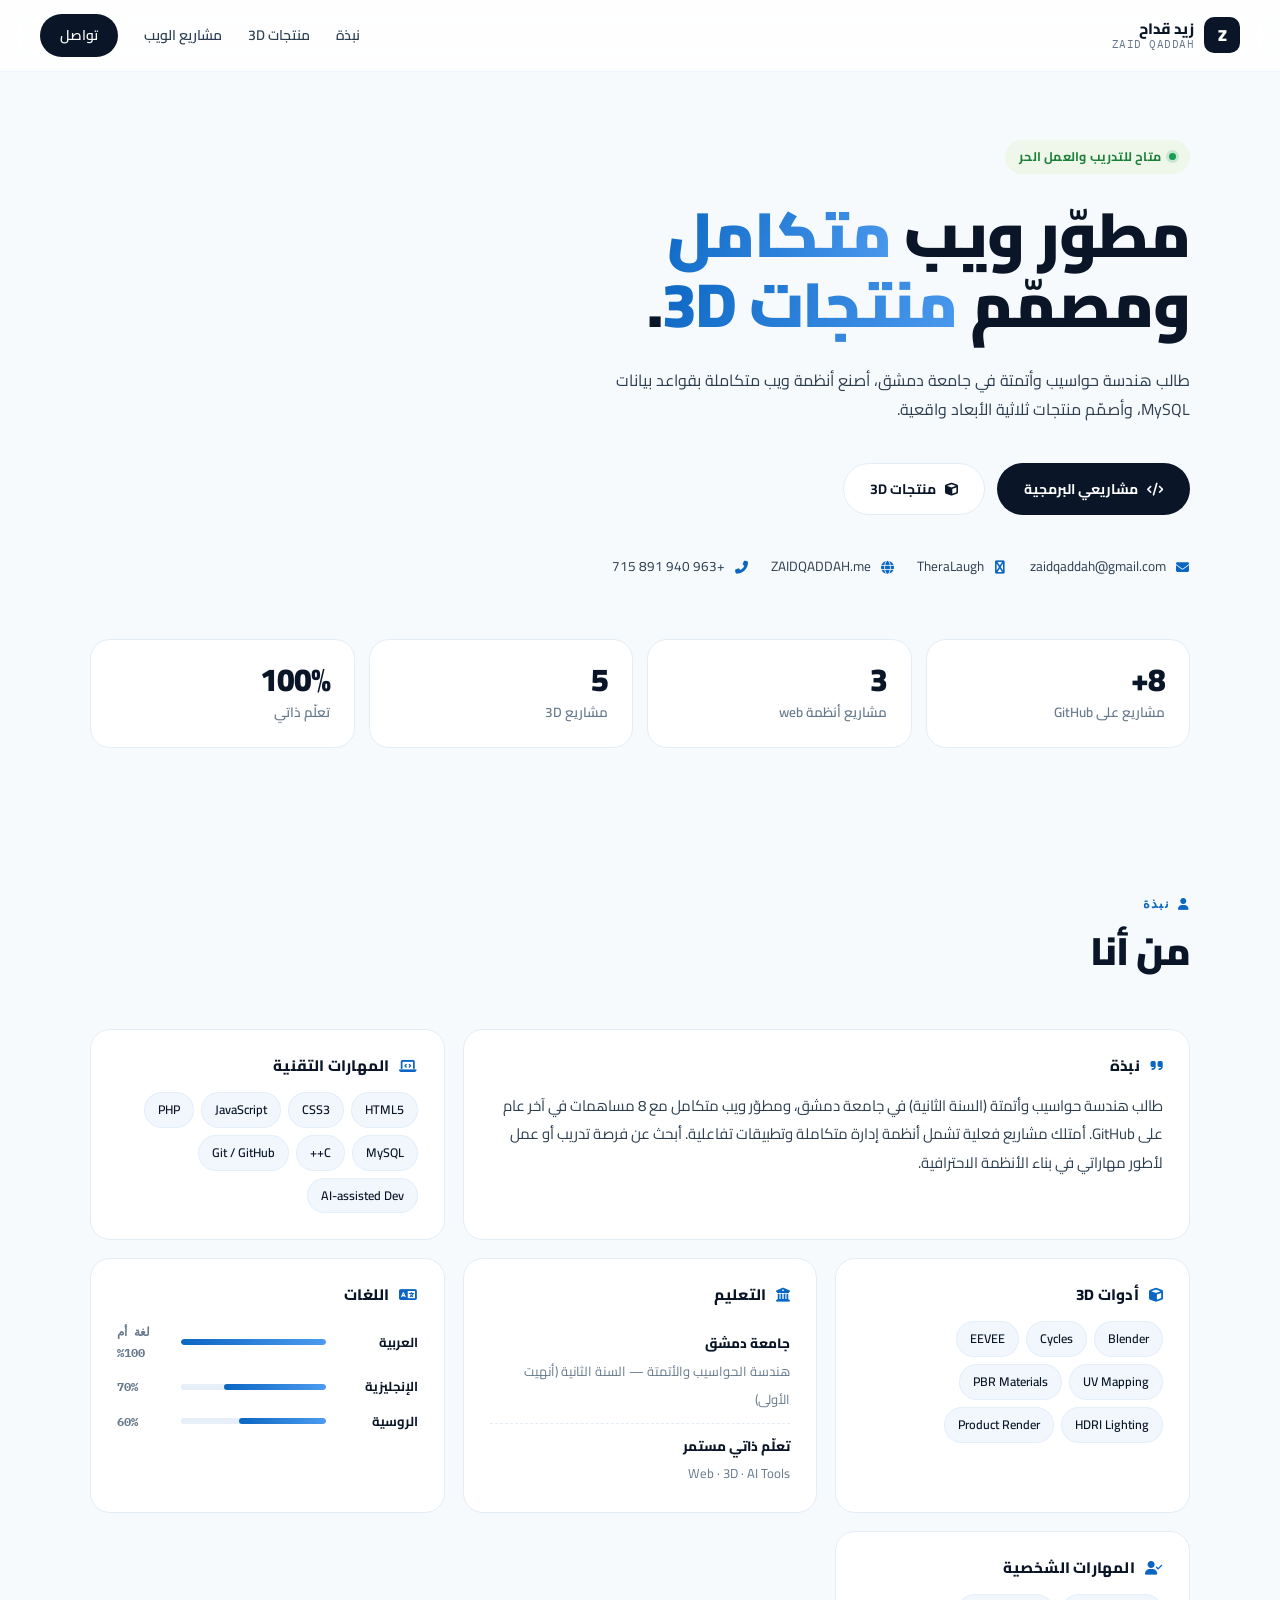
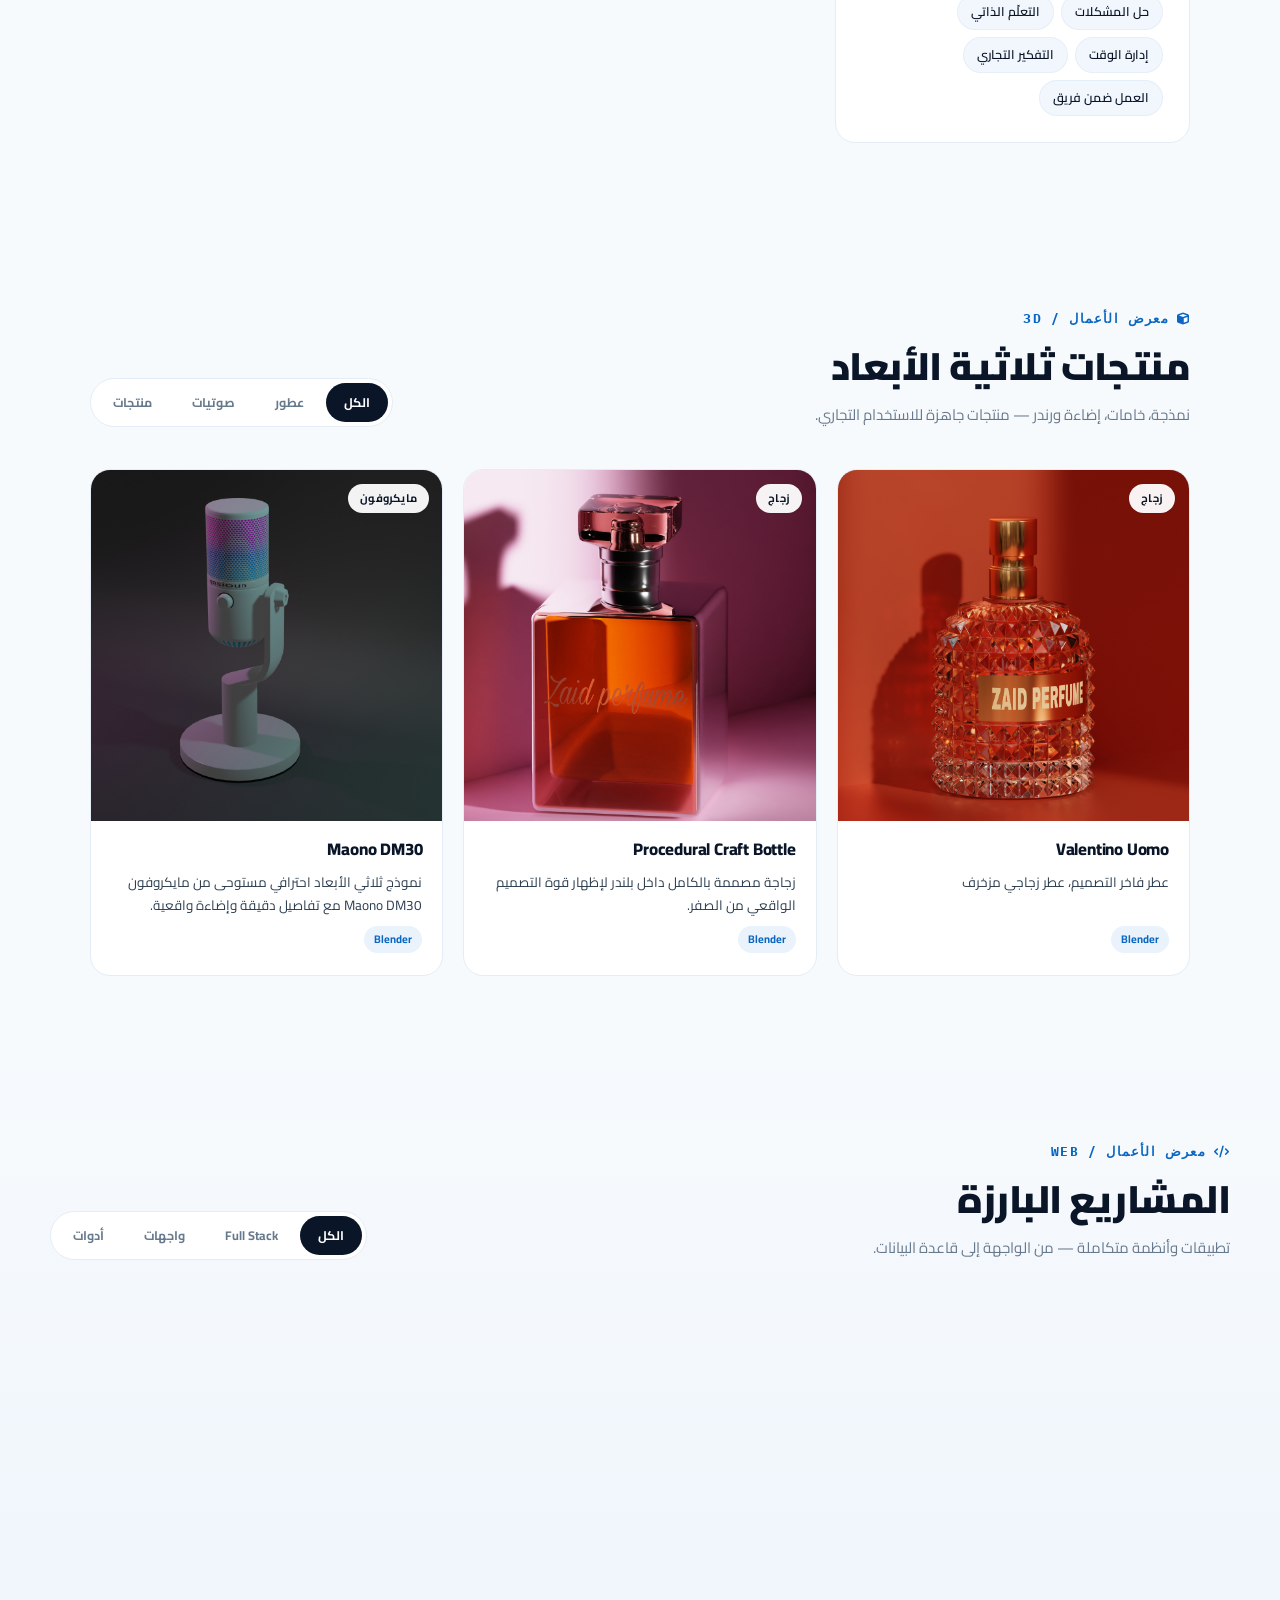
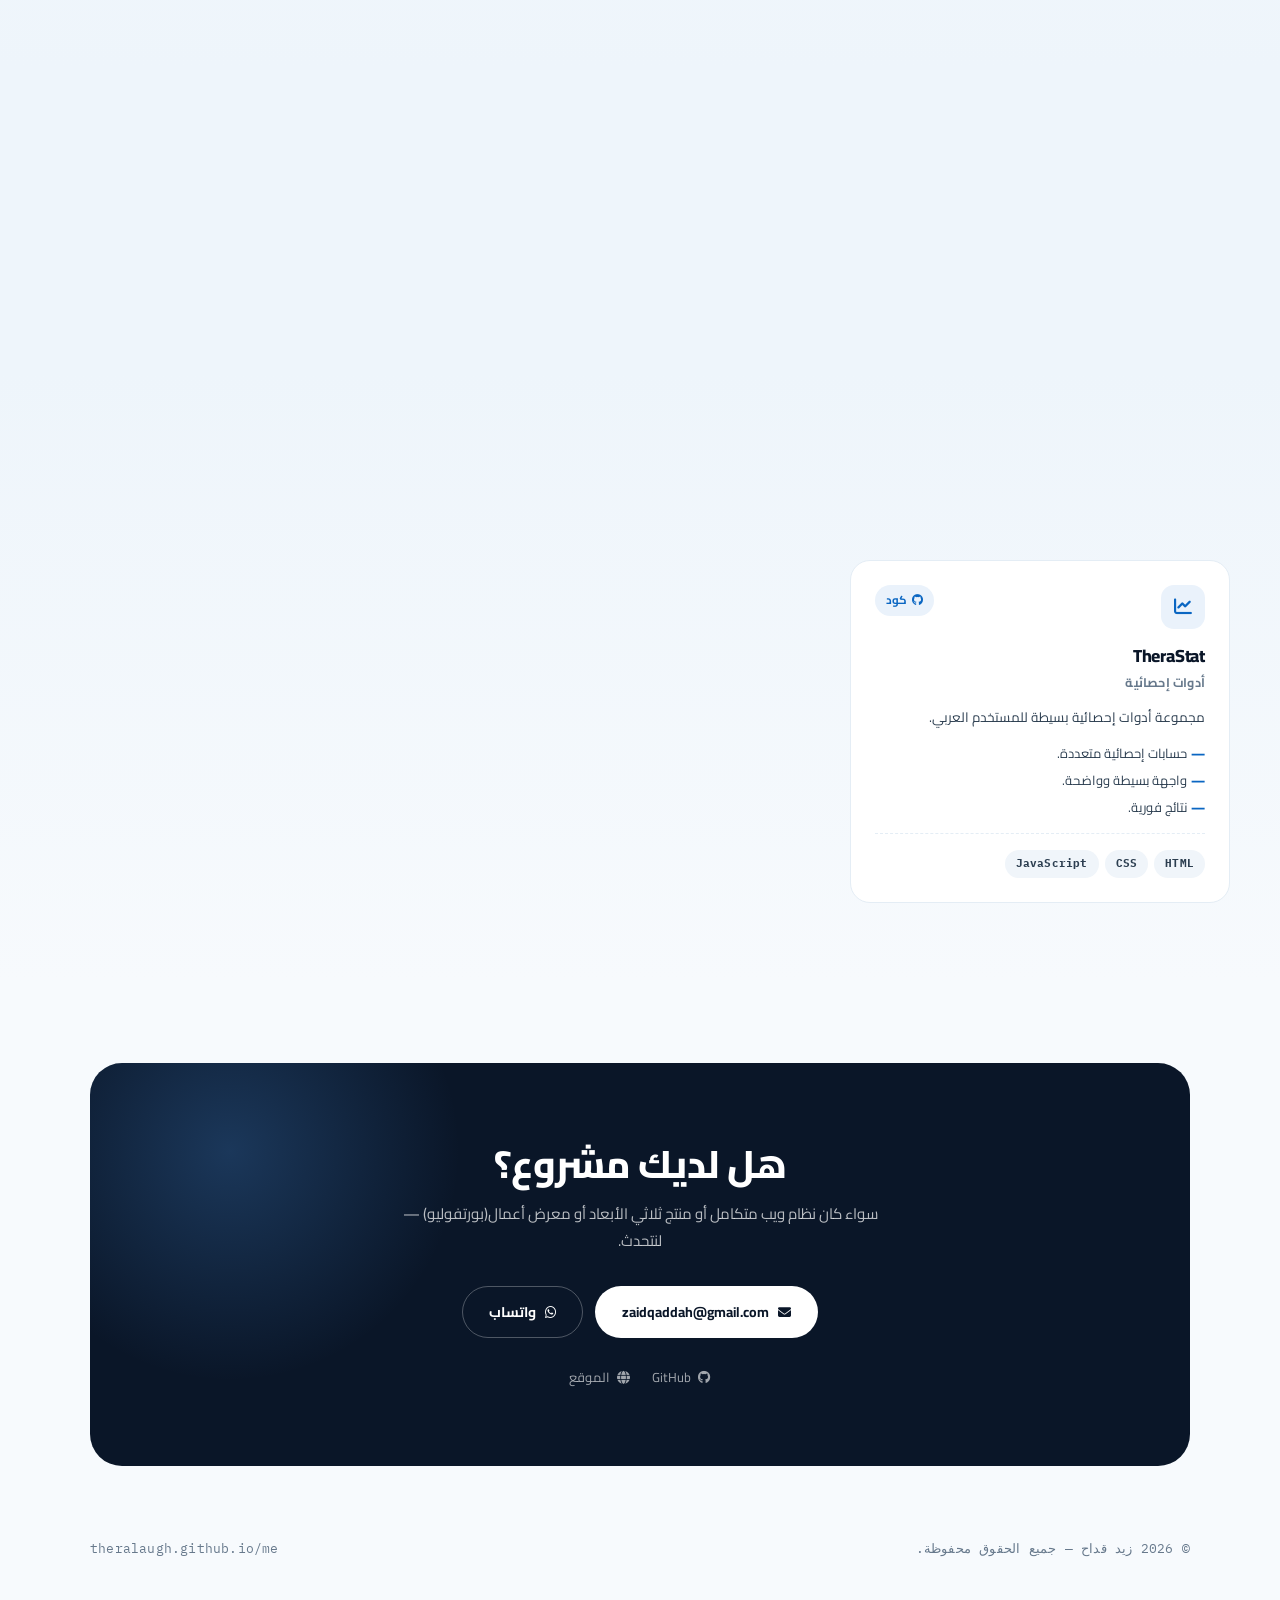
<file: index.html>
<!DOCTYPE html>
<html dir="rtl" lang="ar">
<head>
<meta charset="UTF-8" />
<meta name="viewport" content="width=device-width, initial-scale=1.0" />
<title>Bortfoliio</title>
<meta name="description" content="" />
<meta name="robots" content="index, follow" />
<meta property="og:type" content="website" />
<meta property="og:title" content="" />
<meta property="og:description" content="" />
<link rel="preconnect" href="https://fonts.googleapis.com" />
<link rel="preconnect" href="https://fonts.gstatic.com" crossorigin />
<link href="https://fonts.googleapis.com/css2?family=Cairo:wght@300;400;600;700;900&family=IBM+Plex+Mono:wght@400;500;700&display=swap" rel="stylesheet" />
<link rel="stylesheet" href="https://cdnjs.cloudflare.com/ajax/libs/font-awesome/6.4.2/css/all.min.css" />
<link rel="stylesheet" href="css/style.css" />
</head>
<body>

<header class="nav" id="siteNav">
  <a href="#top" class="nav-brand">
    <span class="nav-mark" id="brandInitial">·</span>
    <span class="nav-name" id="brandName"></span>
  </a>
  <nav class="nav-links" id="navLinks"></nav>
  <button class="nav-toggle" id="navToggle" aria-label="القائمة"><i class="fas fa-bars"></i></button>
</header>

<main id="page"></main>

<footer class="footer">
  <span>© <span id="year"></span> <span id="footerName"></span> — جميع الحقوق محفوظة.</span>
  <span class="footer-meta"><span id="footerRepo"></span></span>
</footer>

<div class="modal" id="modal" aria-hidden="true">
  <div class="modal-backdrop" data-close></div>
  <div class="modal-content" role="dialog" aria-modal="true">
    <button class="modal-close" data-close aria-label="إغلاق"><i class="fas fa-times"></i></button>
    <div class="modal-body" id="modalBody"></div>
  </div>
</div>

<script src="js/data.js"></script>
<script src="js/main.js"></script>
</body>
</html>
</file>
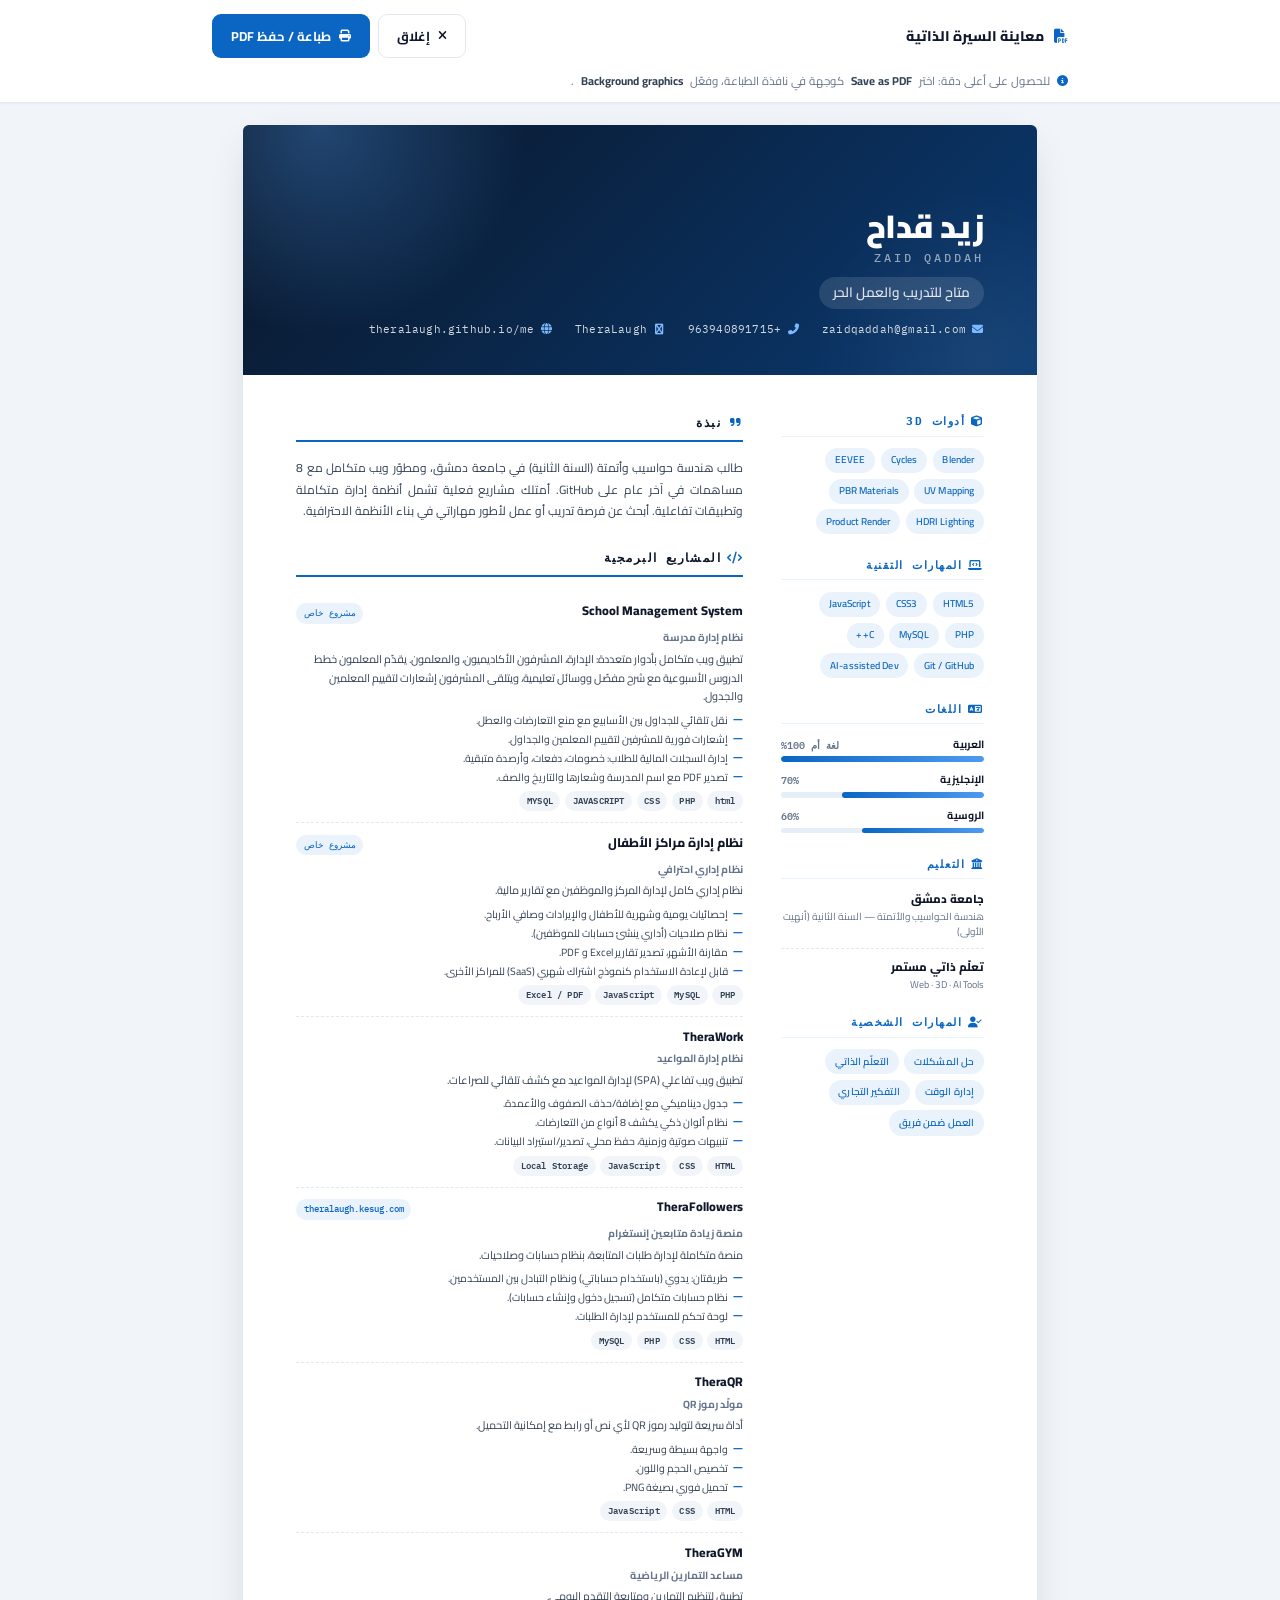
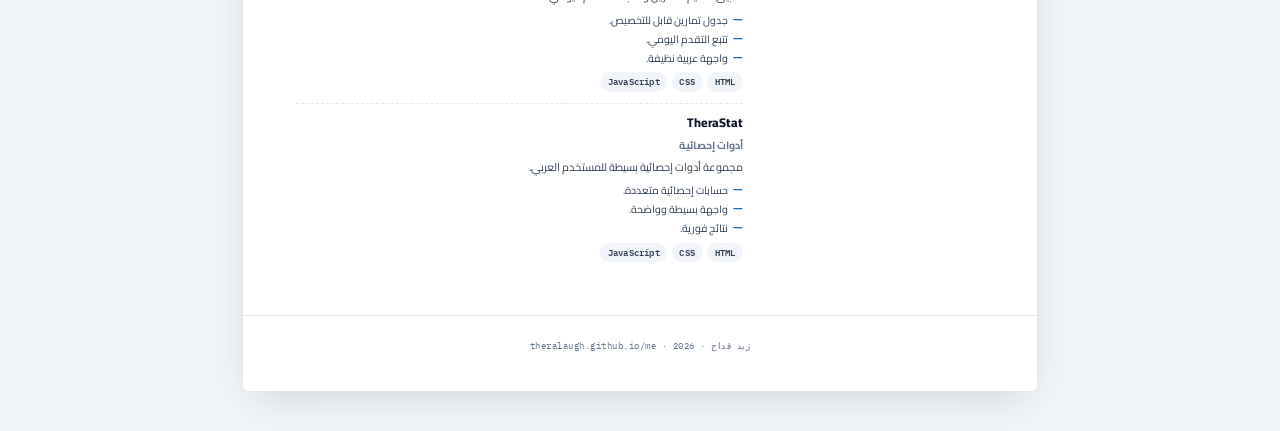
<file: cv.html>
<!DOCTYPE html>
<html dir="rtl" lang="ar">
<head>
<meta charset="UTF-8" />
<meta name="viewport" content="width=device-width, initial-scale=1.0" />
<title>السيرة الذاتية — CV</title>
<link rel="preconnect" href="https://fonts.googleapis.com" />
<link rel="preconnect" href="https://fonts.gstatic.com" crossorigin />
<link href="https://fonts.googleapis.com/css2?family=Cairo:wght@300;400;500;600;700;800;900&family=IBM+Plex+Mono:wght@400;500;600&display=swap" rel="stylesheet" />
<link rel="stylesheet" href="https://cdnjs.cloudflare.com/ajax/libs/font-awesome/6.4.2/css/all.min.css" />
<link rel="stylesheet" href="css/cv.css" />
</head>
<body>

<!-- شريط تحكم علوي (لا يظهر في الطباعة) -->
<div class="cv-toolbar no-print">
  <div class="cv-toolbar-inner">
    <div class="cv-toolbar-info">
      <i class="fas fa-file-pdf"></i>
      <span>معاينة السيرة الذاتية</span>
    </div>
    <div class="cv-toolbar-actions">
      <button class="cv-btn cv-btn-ghost" onclick="window.close()">
        <i class="fas fa-times"></i> إغلاق
      </button>
      <button class="cv-btn cv-btn-primary" onclick="window.print()">
        <i class="fas fa-print"></i> طباعة / حفظ PDF
      </button>
    </div>
  </div>
  <div class="cv-toolbar-hint">
    <i class="fas fa-circle-info"></i>
    للحصول على أعلى دقة: اختر <strong>Save as PDF</strong> كوجهة في نافذة الطباعة، وفعّل <strong>Background graphics</strong>.
  </div>
</div>

<!-- السيرة الذاتية -->
<div class="cv-page" id="cvRoot">
  <!-- يُبنى ديناميكياً عبر cv.js -->
</div>

<script src="js/data.js"></script>
<script src="js/cv.js"></script>
</body>
</html>
</file>
<file: css/style.css>
/* =========================================================
   Portfolio — Styles
   ========================================================= */
*,*::before,*::after{margin:0;padding:0;box-sizing:border-box}

:root{
  --blue:#0a66c2;
  --blue-dark:#084d94;
  --blue-soft:#eaf2fb;
  --ink:#0a1628;
  --ink-soft:#2c3e50;
  --muted:#67798c;
  --line:#e4edf5;
  --bg:#f7fafd;
  --white:#ffffff;
  --radius:20px;
  --radius-sm:12px;
  --shadow-xs:0 1px 2px rgba(10,40,80,.04);
  --shadow-sm:0 2px 8px rgba(10,40,80,.05);
  --shadow-md:0 14px 32px -14px rgba(10,40,80,.14);
  --shadow-lg:0 30px 60px -22px rgba(10,40,80,.22);
  --ease:cubic-bezier(.22,1,.36,1);
  --max:1180px;
}

html{scroll-behavior:smooth;scroll-padding-top:90px}

body{
  font-family:'Cairo',system-ui,-apple-system,sans-serif;
  background:var(--bg);
  color:var(--ink);
  line-height:1.75;
  min-height:100vh;
  overflow-x:hidden;
  -webkit-font-smoothing:antialiased;
  font-size:16px;
}

img{max-width:100%;display:block}
a{color:inherit;text-decoration:none}
button{font-family:inherit;cursor:pointer;border:none;background:none}
h1,h2,h3,h4{line-height:1.3;font-weight:800;color:var(--ink);letter-spacing:-.2px}
code{font-family:'IBM Plex Mono',monospace;background:var(--blue-soft);color:var(--blue);padding:2px 6px;border-radius:4px;font-size:.9em}

::selection{background:rgba(10,102,194,.18);color:var(--ink)}

/* =========================================================
   Nav
   ========================================================= */
.nav{
  position:fixed;top:0;left:0;right:0;z-index:100;
  display:flex;align-items:center;justify-content:space-between;
  padding:14px clamp(16px,4vw,40px);
  background:rgba(255,255,255,.82);
  backdrop-filter:blur(16px) saturate(140%);
  -webkit-backdrop-filter:blur(16px) saturate(140%);
  border-bottom:1px solid rgba(10,102,194,.06);
  transition:padding .3s var(--ease);
}
.nav.is-scrolled{padding-top:8px;padding-bottom:8px;box-shadow:var(--shadow-xs)}
.nav-brand{display:flex;align-items:center;gap:10px;font-weight:800}
.nav-mark{
  display:grid;place-items:center;width:36px;height:36px;
  background:var(--ink);color:#fff;border-radius:10px;
  font-family:'Cairo',sans-serif;font-weight:900;font-size:16px;
}
.nav-name{font-size:15px;line-height:1.2}
.nav-name small{color:var(--muted);font-weight:400;font-size:11px;display:block;letter-spacing:.5px;font-family:'IBM Plex Mono',monospace}

.nav-links{display:flex;align-items:center;gap:26px;font-size:14px;font-weight:600}
.nav-links a{color:var(--ink-soft);position:relative;padding:6px 0;transition:color .25s var(--ease)}
.nav-links a:hover{color:var(--blue)}
.nav-links a::after{
  content:'';position:absolute;bottom:0;right:0;height:2px;width:0;
  background:var(--blue);transition:width .3s var(--ease);
}
.nav-links a:hover::after{width:100%}
.nav-links .nav-cta{
  padding:9px 20px;background:var(--ink);color:#fff;border-radius:40px;
  transition:all .3s var(--ease);
}
.nav-links .nav-cta::after{display:none}
.nav-links .nav-cta:hover{background:var(--blue);transform:translateY(-1px)}

.nav-toggle{display:none;font-size:20px;color:var(--ink);padding:8px;border-radius:8px}

@media(max-width:820px){
  .nav-toggle{display:grid;place-items:center}
  .nav-links{
    display:none;flex-direction:column;align-items:stretch;gap:0;
    position:absolute;top:100%;right:16px;left:16px;margin-top:8px;
    background:#fff;padding:14px;border-radius:16px;
    box-shadow:var(--shadow-lg);border:1px solid var(--line);
  }
  .nav-links.is-open{display:flex}
  .nav-links a{padding:12px 8px;border-bottom:1px solid var(--line)}
  .nav-links a:last-child{border-bottom:none;margin-top:8px;text-align:center}
  .nav-links a::after{display:none}
}

/* =========================================================
   Hero
   ========================================================= */
.hero{
  max-width:var(--max);margin:0 auto;
  padding:140px clamp(16px,4vw,40px) 60px;
  display:flex;flex-direction:column;gap:60px;
}
.hero-inner{max-width:760px}

.hero-badge{
  display:inline-flex;align-items:center;gap:8px;
  background:#eef7ea;color:#1a7f37;
  font-size:12.5px;font-weight:700;padding:6px 14px;border-radius:40px;
  margin-bottom:26px;letter-spacing:.2px;
}
.hero-badge::before{
  content:'';width:7px;height:7px;border-radius:50%;background:#1a9c56;
  box-shadow:0 0 0 3px rgba(26,156,86,.18);
}

.hero-title{
  font-size:clamp(2rem,5.5vw,3.9rem);
  font-weight:900;letter-spacing:-1px;line-height:1.12;
  margin-bottom:26px;
}
.hero-title .grad{
  background:linear-gradient(115deg,var(--blue),#4d9bf0);
  -webkit-background-clip:text;background-clip:text;color:transparent;
}

.hero-sub{
  font-size:clamp(1rem,1.15vw,1.14rem);
  color:var(--ink-soft);max-width:620px;margin-bottom:38px;
  line-height:1.85;
}

.hero-actions{display:flex;gap:12px;flex-wrap:wrap;margin-bottom:40px}

.btn{
  display:inline-flex;align-items:center;gap:9px;
  padding:13px 26px;border-radius:40px;
  font-size:14px;font-weight:700;
  border:1.5px solid transparent;
  transition:all .3s var(--ease);
  cursor:pointer;font-family:inherit;
}
.btn i{font-size:13px}
.btn-primary{background:var(--ink);color:#fff}
.btn-primary:hover{background:var(--blue);transform:translateY(-2px);box-shadow:var(--shadow-md)}
.btn-ghost{background:#fff;color:var(--ink);border-color:var(--line)}
.btn-ghost:hover{border-color:var(--ink);background:#fff}
.btn-sm{padding:9px 16px;font-size:12.5px}
.btn:disabled{opacity:.5;cursor:not-allowed;transform:none!important}

.hero-meta{
  display:flex;flex-wrap:wrap;gap:10px 22px;
  font-size:13.5px;color:var(--ink-soft);
}
.hero-meta a{display:inline-flex;align-items:center;gap:8px;transition:color .2s}
.hero-meta a i{color:var(--blue);font-size:13px;width:16px;text-align:center}
.hero-meta a:hover{color:var(--blue)}

.hero-stats{
  display:grid;grid-template-columns:repeat(auto-fit,minmax(180px,1fr));gap:14px;
}
.hero-stats > div{
  background:#fff;border:1px solid var(--line);border-radius:var(--radius);
  padding:22px 24px;transition:border-color .3s var(--ease),transform .3s var(--ease);
}
.hero-stats > div:hover{border-color:rgba(10,102,194,.3);transform:translateY(-3px)}
.hero-stats strong{
  display:block;font-size:2rem;font-weight:900;color:var(--ink);
  line-height:1.1;letter-spacing:-1px;font-family:'Cairo',sans-serif;
}
.hero-stats span{color:var(--muted);font-size:13.5px;font-weight:600}

/* =========================================================
   Sections
   ========================================================= */
.section{
  max-width:var(--max);margin:0 auto;
  padding:80px clamp(16px,4vw,40px);
}
.section-alt{
  max-width:none;
  background:linear-gradient(180deg,transparent,#eef5fb 40%,#eef5fb 60%,transparent);
}
.section-alt > .section-inner{
  max-width:var(--max);margin:0 auto;
}

.section-head{
  display:flex;align-items:flex-end;justify-content:space-between;
  gap:28px;margin-bottom:42px;flex-wrap:wrap;
}
.section-head-left{max-width:640px}

.section-eyebrow{
  display:inline-flex;align-items:center;gap:8px;
  color:var(--blue);font-size:12.5px;font-weight:800;
  letter-spacing:1.2px;text-transform:uppercase;
  margin-bottom:12px;font-family:'IBM Plex Mono',monospace;
}
.section-eyebrow i{font-size:12px}

.section-title{
  font-size:clamp(1.7rem,3.4vw,2.4rem);
  font-weight:900;letter-spacing:-.5px;margin-bottom:10px;
}
.section-sub{color:var(--muted);font-size:15px;line-height:1.7}

/* =========================================================
   Filters
   ========================================================= */
.filters{
  display:flex;gap:4px;background:#fff;padding:4px;
  border-radius:40px;border:1px solid var(--line);
  flex-wrap:wrap;
}
.filter{
  padding:8px 18px;font-size:12.5px;font-weight:700;
  color:var(--muted);border-radius:40px;
  transition:all .25s var(--ease);font-family:inherit;
}
.filter:hover{color:var(--ink)}
.filter.is-active{background:var(--ink);color:#fff}

/* =========================================================
   Grids
   ========================================================= */
.grid{display:grid;gap:20px}
.grid-3d{grid-template-columns:repeat(auto-fill,minmax(290px,1fr))}
.grid-web{grid-template-columns:repeat(auto-fill,minmax(340px,1fr))}

/* =========================================================
   Card 3D
   ========================================================= */
.card-3d{
  background:#fff;border:1px solid var(--line);border-radius:var(--radius);
  overflow:hidden;cursor:pointer;display:flex;flex-direction:column;
  transition:transform .5s var(--ease),box-shadow .5s var(--ease),border-color .3s;
  opacity:0;transform:translateY(20px);
}
.card-3d.is-visible{opacity:1;transform:translateY(0)}
.card-3d:hover{transform:translateY(-6px);box-shadow:var(--shadow-lg);border-color:rgba(10,102,194,.22)}

.card-3d-media{
  position:relative;aspect-ratio:1/1;overflow:hidden;
  background:linear-gradient(135deg,#f5f8fc,#e9f2f9);
}
.card-3d-media img{
  width:100%;height:100%;object-fit:cover;
  transition:transform .9s var(--ease);
}
.card-3d:hover .card-3d-media img{transform:scale(1.06)}

.card-3d-tag{
  position:absolute;top:14px;right:14px;
  background:rgba(255,255,255,.95);backdrop-filter:blur(8px);
  color:var(--ink);font-size:11px;font-weight:700;
  padding:5px 12px;border-radius:40px;letter-spacing:.2px;
  box-shadow:var(--shadow-xs);
}
.card-3d-media::after{
  content:'\f00e';font-family:'Font Awesome 6 Free';font-weight:900;
  position:absolute;inset:0;display:grid;place-items:center;
  background:rgba(10,22,40,.55);color:#fff;font-size:26px;
  opacity:0;transition:opacity .35s var(--ease);
}
.card-3d:hover .card-3d-media::after{opacity:1}

.card-3d-body{padding:18px 20px 22px;display:flex;flex-direction:column;gap:10px;flex:1}
.card-3d-title{font-size:1.05rem;font-weight:800;letter-spacing:-.2px}
.card-3d-desc{font-size:13.5px;color:var(--ink-soft);line-height:1.65;flex:1}
.card-3d-tools{display:flex;flex-wrap:wrap;gap:5px}
.card-3d-tools span{
  background:var(--blue-soft);color:var(--blue);
  font-size:11px;font-weight:700;padding:4px 10px;border-radius:30px;
}

/* =========================================================
   Card Web
   ========================================================= */
.card-web{
  background:#fff;border:1px solid var(--line);border-radius:var(--radius);
  padding:24px;display:flex;flex-direction:column;
  transition:transform .4s var(--ease),box-shadow .4s var(--ease),border-color .3s;
  opacity:0;transform:translateY(20px);position:relative;overflow:hidden;
}
.card-web.is-visible{opacity:1;transform:translateY(0)}
.card-web::before{
  content:'';position:absolute;top:0;right:0;height:3px;width:100%;
  background:linear-gradient(90deg,var(--blue),#4d9bf0);
  transform:scaleX(0);transform-origin:right;
  transition:transform .5s var(--ease);
}
.card-web:hover::before{transform:scaleX(1)}
.card-web:hover{transform:translateY(-5px);box-shadow:var(--shadow-lg);border-color:rgba(10,102,194,.22)}

.card-web-head{
  display:flex;align-items:flex-start;justify-content:space-between;
  gap:12px;margin-bottom:16px;
}
.card-web-icon{
  display:grid;place-items:center;width:44px;height:44px;
  border-radius:13px;background:var(--blue-soft);color:var(--blue);
  font-size:18px;flex-shrink:0;
}
.card-web-links{display:flex;gap:6px;flex-shrink:0;flex-wrap:wrap}
.card-web-links a{
  display:inline-flex;align-items:center;gap:5px;
  font-size:11.5px;font-weight:700;color:var(--blue);
  padding:5px 11px;border-radius:30px;background:var(--blue-soft);
  transition:all .25s var(--ease);
}
.card-web-links a:hover{background:var(--blue);color:#fff}

.card-badge-private{
  display:inline-flex;align-items:center;gap:5px;
  font-size:11px;font-weight:700;color:#92400e;
  background:#fef3c7;padding:5px 11px;border-radius:30px;
}

.card-web-title{font-size:1.1rem;font-weight:800;margin-bottom:4px}
.card-web-sub{font-size:12.5px;color:var(--muted);margin-bottom:12px;font-weight:700;letter-spacing:.2px}
.card-web-desc{font-size:13.5px;color:var(--ink-soft);line-height:1.7;margin-bottom:14px}
.card-web-bullets{list-style:none;display:flex;flex-direction:column;gap:6px;margin-bottom:16px}
.card-web-bullets li{
  font-size:13px;color:var(--ink-soft);
  padding-right:18px;position:relative;line-height:1.6;
}
.card-web-bullets li::before{
  content:'—';position:absolute;right:0;color:var(--blue);font-weight:800;
}
.card-web-tech{
  display:flex;flex-wrap:wrap;gap:6px;margin-top:auto;
  padding-top:16px;border-top:1px dashed var(--line);
}
.card-web-tech span{
  font-size:11px;font-weight:700;color:var(--ink-soft);
  background:#f0f5fa;padding:4px 11px;border-radius:30px;
  font-family:'IBM Plex Mono',monospace;letter-spacing:.2px;
}

/* =========================================================
   About
   ========================================================= */
.about-grid{
  display:grid;grid-template-columns:repeat(auto-fit,minmax(270px,1fr));
  gap:18px;
}
.about-card{
  background:#fff;border:1px solid var(--line);border-radius:var(--radius);
  padding:26px;transition:border-color .3s var(--ease),transform .3s var(--ease);
}
.about-card:hover{border-color:rgba(10,102,194,.22);transform:translateY(-2px)}
.about-card h3{
  font-size:.95rem;margin-bottom:16px;
  display:flex;align-items:center;gap:10px;
  font-weight:800;letter-spacing:.2px;
}
.about-card h3 i{color:var(--blue);font-size:14px}
.about-bio{grid-column:span 2}
.about-bio p{color:var(--ink-soft);font-size:15px;line-height:1.9}
@media(max-width:700px){.about-bio{grid-column:span 1}}

.chips{display:flex;flex-wrap:wrap;gap:7px}
.chip{
  background:#f2f7fd;color:var(--ink);font-size:12.5px;font-weight:600;
  padding:6px 13px;border-radius:30px;border:1px solid rgba(10,102,194,.06);
  transition:all .25s var(--ease);
}
.chip:hover{background:var(--blue-soft);color:var(--blue);border-color:rgba(10,102,194,.25)}

.edu-item{padding:11px 0;border-bottom:1px dashed var(--line)}
.edu-item:last-child{border-bottom:none;padding-bottom:0}
.edu-item strong{display:block;color:var(--ink);font-size:13.5px;font-weight:800}
.edu-item span{color:var(--muted);font-size:13px}

.lang{
  display:grid;grid-template-columns:80px 1fr 52px;
  align-items:center;gap:12px;margin-bottom:12px;font-size:13px;
}
.lang:last-child{margin-bottom:0}
.lang-name{font-weight:700;color:var(--ink)}
.lang-bar{height:6px;background:#e6eef7;border-radius:30px;overflow:hidden;display:block}
.lang-bar i{
  display:block;height:100%;
  background:linear-gradient(90deg,var(--blue),#4d9bf0);
  border-radius:30px;transition:width .8s var(--ease);
}
.lang-val{color:var(--muted);font-weight:700;text-align:left;font-size:12px;font-family:'IBM Plex Mono',monospace}

/* =========================================================
   Contact
   ========================================================= */
.contact{padding:80px clamp(16px,4vw,40px) 40px;max-width:var(--max);margin:0 auto}
.contact-inner{
  background:var(--ink);color:#fff;border-radius:32px;
  padding:clamp(40px,6vw,80px) clamp(24px,5vw,60px);
  text-align:center;position:relative;overflow:hidden;
}
.contact-inner::before{
  content:'';position:absolute;top:-40%;left:-10%;
  width:500px;height:500px;border-radius:50%;
  background:radial-gradient(circle,rgba(77,155,240,.25),transparent 65%);
  pointer-events:none;
}
.contact-inner h2{
  color:#fff;font-size:clamp(1.7rem,3.4vw,2.4rem);
  margin-bottom:12px;position:relative;letter-spacing:-.5px;
}
.contact-inner p{
  color:rgba(255,255,255,.72);font-size:15px;
  margin-bottom:32px;position:relative;max-width:520px;
  margin-left:auto;margin-right:auto;
}
.contact-actions{
  display:flex;gap:12px;justify-content:center;
  flex-wrap:wrap;position:relative;
}
.contact-actions .btn-primary{background:#fff;color:var(--ink)}
.contact-actions .btn-primary:hover{background:#eef5fb}
.contact-actions .btn-ghost{
  background:transparent;color:#fff;border-color:rgba(255,255,255,.28);
}
.contact-actions .btn-ghost:hover{border-color:#fff;background:rgba(255,255,255,.08)}

.contact-socials{
  display:flex;gap:22px;justify-content:center;
  margin-top:28px;font-size:13px;color:rgba(255,255,255,.62);
  position:relative;flex-wrap:wrap;
}
.contact-socials a{display:inline-flex;align-items:center;gap:7px;transition:color .25s}
.contact-socials a:hover{color:#fff}

/* =========================================================
   Footer
   ========================================================= */
.footer{
  max-width:var(--max);margin:0 auto;
  padding:32px clamp(16px,4vw,40px) 44px;
  display:flex;justify-content:space-between;gap:14px;
  font-size:12.5px;color:var(--muted);flex-wrap:wrap;
  font-family:'IBM Plex Mono',monospace;letter-spacing:.2px;
}

/* =========================================================
   Modal
   ========================================================= */
.modal{
  position:fixed;inset:0;z-index:200;display:grid;place-items:center;
  opacity:0;pointer-events:none;transition:opacity .3s var(--ease);
  padding:20px;
}
.modal.is-open{opacity:1;pointer-events:auto}
.modal-backdrop{
  position:absolute;inset:0;
  background:rgba(10,22,40,.62);backdrop-filter:blur(8px);
  -webkit-backdrop-filter:blur(8px);
}
.modal-content{
  position:relative;width:min(920px,100%);max-height:90vh;
  overflow-y:auto;background:#fff;border-radius:var(--radius);
  padding:40px clamp(22px,4vw,46px);
  box-shadow:var(--shadow-lg);
  transform:scale(.96) translateY(20px);
  transition:transform .35s var(--ease);
}
.modal.is-open .modal-content{transform:scale(1) translateY(0)}

.modal-close{
  position:absolute;top:14px;left:14px;
  width:38px;height:38px;border-radius:50%;
  background:#f2f7fd;color:var(--ink);
  display:grid;place-items:center;font-size:14px;
  transition:all .25s var(--ease);z-index:2;
}
.modal-close:hover{background:var(--ink);color:#fff}

.modal-tag{
  display:inline-block;color:var(--blue);font-size:11.5px;
  font-weight:800;letter-spacing:.8px;text-transform:uppercase;
  background:var(--blue-soft);padding:5px 14px;border-radius:30px;
  margin-bottom:12px;font-family:'IBM Plex Mono',monospace;
}
.modal-title{
  font-size:clamp(1.3rem,2.4vw,1.9rem);
  font-weight:900;margin-bottom:6px;letter-spacing:-.3px;
}
.modal-sub{color:var(--muted);font-size:14px;margin-bottom:24px}

.modal-gallery{margin-bottom:26px}
.modal-gallery-main{
  width:100%;border-radius:var(--radius-sm);
  aspect-ratio:4/3;object-fit:cover;background:#f2f7fd;
  border:1px solid var(--line);
}
.modal-gallery-thumbs{
  display:grid;grid-template-columns:repeat(auto-fill,minmax(76px,1fr));
  gap:8px;margin-top:10px;
}
.modal-gallery-thumbs img{
  width:100%;aspect-ratio:1/1;object-fit:cover;
  border-radius:10px;cursor:pointer;
  border:2px solid transparent;transition:all .25s var(--ease);
  background:#f2f7fd;
}
.modal-gallery-thumbs img:hover,
.modal-gallery-thumbs img.is-active{border-color:var(--blue)}

.modal-meta{
  display:grid;grid-template-columns:repeat(auto-fit,minmax(130px,1fr));
  gap:14px;padding:18px;background:#f8fbfe;
  border-radius:var(--radius-sm);margin-bottom:24px;
  border:1px solid var(--line);
}
.modal-meta > div strong{
  display:block;font-size:10.5px;color:var(--muted);
  font-weight:800;letter-spacing:.8px;margin-bottom:4px;
  text-transform:uppercase;font-family:'IBM Plex Mono',monospace;
}
.modal-meta > div span{color:var(--ink);font-weight:700;font-size:13.5px}

.modal-section{margin-bottom:22px}
.modal-section h4{
  color:var(--blue);font-size:12px;font-weight:800;
  letter-spacing:.8px;margin-bottom:10px;
  text-transform:uppercase;font-family:'IBM Plex Mono',monospace;
}
.modal-section p{color:var(--ink-soft);font-size:14.5px;line-height:1.9}
.modal-section ul{list-style:none;display:flex;flex-direction:column;gap:8px}
.modal-section ul li{
  color:var(--ink-soft);font-size:13.5px;
  padding-right:20px;position:relative;line-height:1.7;
}
.modal-section ul li::before{
  content:'—';position:absolute;right:0;color:var(--blue);font-weight:800;
}

/* =========================================================
   Empty state
   ========================================================= */
.empty{
  grid-column:1/-1;text-align:center;padding:56px 20px;
  color:var(--muted);border:2px dashed var(--line);
  border-radius:var(--radius);background:rgba(255,255,255,.5);
}
.empty i{font-size:32px;color:#cbd5e1;display:block;margin-bottom:12px}
.empty strong{display:block;color:var(--ink-soft);font-weight:800;margin-bottom:4px}

/* =========================================================
   Utility
   ========================================================= */
.hidden{display:none!important}
</file>
<file: css/cv.css>
/* =========================================================
   CV Styles — شاشة + طباعة A4
   ========================================================= */

/* ---------- Reset ---------- */
*,*::before,*::after{margin:0;padding:0;box-sizing:border-box}

:root{
  --accent:#0a66c2;
  --accent-2:#0a1628;
  --accent-soft:#eaf2fb;
  --ink:#0f172a;
  --ink-2:#334155;
  --muted:#64748b;
  --line:#e2e8f0;
  --bg:#f1f5f9;
  --white:#fff;
}

html,body{
  font-family:'Cairo',system-ui,-apple-system,sans-serif;
  background:var(--bg);
  color:var(--ink);
  line-height:1.6;
  font-size:14px;
  -webkit-font-smoothing:antialiased;
  -webkit-print-color-adjust:exact;
  print-color-adjust:exact;
}

/* ---------- Toolbar (يختفي في الطباعة) ---------- */
.cv-toolbar{
  position:sticky;top:0;z-index:100;
  background:rgba(255,255,255,.95);
  backdrop-filter:blur(12px);
  border-bottom:1px solid var(--line);
  box-shadow:0 1px 3px rgba(0,0,0,.04);
}
.cv-toolbar-inner{
  max-width:900px;margin:0 auto;
  padding:14px 22px;
  display:flex;align-items:center;justify-content:space-between;
  gap:14px;flex-wrap:wrap;
}
.cv-toolbar-info{
  display:flex;align-items:center;gap:10px;
  font-weight:800;font-size:14px;
}
.cv-toolbar-info i{color:var(--accent)}
.cv-toolbar-actions{display:flex;gap:8px;flex-wrap:wrap}

.cv-btn{
  display:inline-flex;align-items:center;gap:8px;
  padding:9px 18px;border-radius:9px;
  font-family:inherit;font-size:13px;font-weight:700;
  cursor:pointer;border:1.5px solid transparent;
  transition:all .2s ease;
}
.cv-btn i{font-size:12px}
.cv-btn-primary{background:var(--accent);color:#fff}
.cv-btn-primary:hover{background:#084d94}
.cv-btn-ghost{background:#fff;color:var(--ink);border-color:var(--line)}
.cv-btn-ghost:hover{border-color:var(--accent);color:var(--accent)}

.cv-toolbar-hint{
  max-width:900px;margin:0 auto;
  padding:0 22px 12px;
  font-size:11.5px;color:var(--muted);
  display:flex;align-items:center;gap:7px;
}
.cv-toolbar-hint i{color:var(--accent);font-size:11px}
.cv-toolbar-hint strong{color:var(--ink-2);font-weight:700}

/* ---------- Page (A4) ---------- */
.cv-page{
  width:210mm;
  min-height:297mm;
  margin:22px auto 40px;
  background:#fff;
  box-shadow:0 12px 40px -12px rgba(10,22,40,.18);
  border-radius:6px;
  overflow:hidden;
  position:relative;
}

/* =========================================================
   HEADER
   ========================================================= */
.cv-header{
  padding:22mm 14mm 10mm;
  background:linear-gradient(135deg,#0a1628 0%,#0a3a72 100%);
  color:#fff;
  position:relative;
  overflow:hidden;
}
.cv-header::before{
  content:'';position:absolute;top:-60mm;left:-40mm;
  width:120mm;height:120mm;border-radius:50%;
  background:radial-gradient(circle,rgba(77,155,240,.35),transparent 65%);
  pointer-events:none;
}
.cv-header::after{
  content:'';position:absolute;bottom:-40mm;right:-30mm;
  width:90mm;height:90mm;border-radius:50%;
  background:radial-gradient(circle,rgba(255,255,255,.06),transparent 70%);
  pointer-events:none;
}

.cv-header-inner{
  position:relative;z-index:1;
  display:flex;align-items:center;gap:14mm;
}

.cv-photo{
  width:34mm;height:34mm;flex-shrink:0;
  border-radius:50%;
  background:rgba(255,255,255,.1);
  border:2px solid rgba(255,255,255,.35);
  display:grid;place-items:center;
  overflow:hidden;
  font-size:26px;color:rgba(255,255,255,.5);
}
.cv-photo img{width:100%;height:100%;object-fit:cover}

.cv-header-info{flex:1;min-width:0}

.cv-name{
  font-size:32px;
  font-weight:900;
  letter-spacing:-.6px;
  line-height:1.1;
  margin-bottom:5px;
  color:#fff;
}
.cv-name-en{
  font-family:'IBM Plex Mono',monospace;
  font-size:11.5px;
  letter-spacing:3px;
  color:rgba(255,255,255,.55);
  text-transform:uppercase;
  margin-bottom:10px;
  font-weight:500;
}
.cv-tagline{
  font-size:13.5px;
  color:rgba(255,255,255,.85);
  font-weight:600;
  padding:5px 14px;
  background:rgba(255,255,255,.12);
  border-radius:20px;
  display:inline-block;
  margin-bottom:12px;
  backdrop-filter:blur(4px);
}

.cv-contacts{
  display:flex;
  flex-wrap:wrap;
  gap:4mm 6mm;
  font-size:11px;
  color:rgba(255,255,255,.82);
}
.cv-contacts-item{
  display:inline-flex;
  align-items:center;
  gap:6px;
}
.cv-contacts-item i{
  color:#7cb9ff;
  font-size:11px;
  width:12px;
  text-align:center;
}
.cv-contacts-item span{
  font-family:'IBM Plex Mono',monospace;
  letter-spacing:.2px;
  font-size:10.5px;
}

/* =========================================================
   BODY
   ========================================================= */
.cv-body{
  padding:10mm 14mm 14mm;
  display:grid;
  grid-template-columns:1fr 2.2fr;
  gap:10mm;
  align-items:flex-start;
}

/* =========================================================
   SIDEBAR
   ========================================================= */
.cv-side{
  display:flex;
  flex-direction:column;
  gap:6mm;
}

.cv-side-block{ }

.cv-side-title{
  font-size:10.5px;
  font-weight:900;
  letter-spacing:1.5px;
  text-transform:uppercase;
  color:var(--accent);
  margin-bottom:3mm;
  padding-bottom:1.5mm;
  border-bottom:1.5px solid var(--accent-soft);
  display:flex;
  align-items:center;
  gap:6px;
  font-family:'IBM Plex Mono',monospace;
}
.cv-side-title i{font-size:11px}

/* Chips */
.cv-chips{display:flex;flex-wrap:wrap;gap:1.5mm}
.cv-chip{
  font-size:10px;
  font-weight:600;
  padding:1.2mm 2.6mm;
  background:var(--accent-soft);
  color:var(--accent);
  border-radius:20px;
  letter-spacing:.1px;
  white-space:nowrap;
}

/* Languages */
.cv-lang{margin-bottom:2.5mm}
.cv-lang:last-child{margin-bottom:0}
.cv-lang-head{
  display:flex;justify-content:space-between;align-items:center;
  font-size:10.5px;font-weight:700;
  margin-bottom:1mm;
}
.cv-lang-name{color:var(--ink)}
.cv-lang-level{
  font-family:'IBM Plex Mono',monospace;
  color:var(--muted);font-size:9.5px;font-weight:600;
}
.cv-lang-bar{
  height:1.5mm;
  background:#e6eef7;
  border-radius:20px;
  overflow:hidden;
}
.cv-lang-bar i{
  display:block;
  height:100%;
  background:linear-gradient(90deg,var(--accent),#4d9bf0);
  border-radius:20px;
}

/* Education */
.cv-edu-item{
  padding-bottom:2.5mm;
  margin-bottom:2.5mm;
  border-bottom:1px dashed var(--line);
}
.cv-edu-item:last-child{padding-bottom:0;margin-bottom:0;border-bottom:none}
.cv-edu-title{
  font-size:11.5px;
  font-weight:800;
  color:var(--ink);
  line-height:1.4;
}
.cv-edu-sub{
  font-size:10px;
  color:var(--muted);
  margin-top:.5mm;
  line-height:1.5;
}

/* =========================================================
   MAIN
   ========================================================= */
.cv-main{
  display:flex;
  flex-direction:column;
  gap:7mm;
  min-width:0;
}

.cv-section{ }

.cv-section-title{
  font-size:12px;
  font-weight:900;
  letter-spacing:1.4px;
  text-transform:uppercase;
  color:var(--accent-2);
  margin-bottom:4mm;
  padding-bottom:2mm;
  border-bottom:2px solid var(--accent);
  display:flex;
  align-items:center;
  gap:8px;
  font-family:'IBM Plex Mono',monospace;
}
.cv-section-title i{
  color:var(--accent);
  font-size:12px;
  width:14px;
  text-align:center;
}

/* Bio */
.cv-bio{
  font-size:12px;
  line-height:1.8;
  color:var(--ink-2);
  text-align:justify;
}

/* Project item */
.cv-proj{
  padding:3mm 0;
  border-bottom:1px dashed var(--line);
}
.cv-proj:last-child{border-bottom:none;padding-bottom:0}
.cv-proj-head{
  display:flex;
  justify-content:space-between;
  align-items:flex-start;
  gap:8px;
  margin-bottom:1.5mm;
}
.cv-proj-name{
  font-size:12.5px;
  font-weight:800;
  color:var(--ink);
  line-height:1.3;
}
.cv-proj-link{
  font-family:'IBM Plex Mono',monospace;
  font-size:9px;
  color:var(--accent);
  font-weight:500;
  white-space:nowrap;
  padding:.8mm 2mm;
  background:var(--accent-soft);
  border-radius:20px;
}
.cv-proj-sub{
  font-size:10.5px;
  color:var(--muted);
  font-weight:700;
  margin-bottom:1mm;
}
.cv-proj-desc{
  font-size:11px;
  color:var(--ink-2);
  line-height:1.7;
  margin-bottom:1.5mm;
}
.cv-proj-bullets{
  list-style:none;
  padding:0;
  margin:0 0 1.5mm;
}
.cv-proj-bullets li{
  font-size:10.5px;
  color:var(--ink-2);
  padding-right:4mm;
  position:relative;
  line-height:1.6;
  margin-bottom:.6mm;
}
.cv-proj-bullets li::before{
  content:'—';
  position:absolute;
  right:0;
  color:var(--accent);
  font-weight:800;
  font-size:9px;
}
.cv-proj-tech{
  display:flex;
  flex-wrap:wrap;
  gap:1.2mm;
  margin-top:1mm;
}
.cv-proj-tech span{
  font-family:'IBM Plex Mono',monospace;
  font-size:8.5px;
  font-weight:600;
  padding:.8mm 2mm;
  background:#f1f5f9;
  color:var(--ink-2);
  border-radius:20px;
  letter-spacing:.2px;
}

/* =========================================================
   FOOTER (صفحة الطباعة)
   ========================================================= */
.cv-footer{
  text-align:center;
  padding:6mm 14mm 10mm;
  font-size:9px;
  color:var(--muted);
  font-family:'IBM Plex Mono',monospace;
  letter-spacing:.5px;
  border-top:1px solid var(--line);
  margin-top:auto;
}

/* =========================================================
   Responsive (على شاشات صغيرة)
   ========================================================= */
@media(max-width:800px){
  .cv-page{width:100%;border-radius:0;margin:0;box-shadow:none}
  .cv-header{padding:12mm 8mm 8mm}
  .cv-header-inner{flex-direction:column;text-align:center;gap:6mm}
  .cv-name{font-size:24px}
  .cv-tagline{font-size:11.5px}
  .cv-contacts{justify-content:center}
  .cv-body{grid-template-columns:1fr;gap:8mm;padding:8mm}
  .cv-section-title{font-size:11px}
}

/* =========================================================
   PRINT — A4
   ========================================================= */
@page{
  size:A4;
  margin:0;
}

@media print{
  html,body{
    background:#fff !important;
    font-size:12.5px !important;
  }
  .no-print{display:none !important}

  .cv-page{
    width:210mm;
    min-height:297mm;
    margin:0;
    box-shadow:none;
    border-radius:0;
    page-break-after:always;
  }

  /* لا تكسر العناصر */
  .cv-proj,
  .cv-edu-item,
  .cv-side-block,
  .cv-section,
  .cv-lang{
    page-break-inside:avoid;
  }
  .cv-section-title{
    page-break-after:avoid;
  }

  /* ضمان الطباعة الملونة */
  *{
    -webkit-print-color-adjust:exact !important;
    print-color-adjust:exact !important;
  }
  }
</file>
